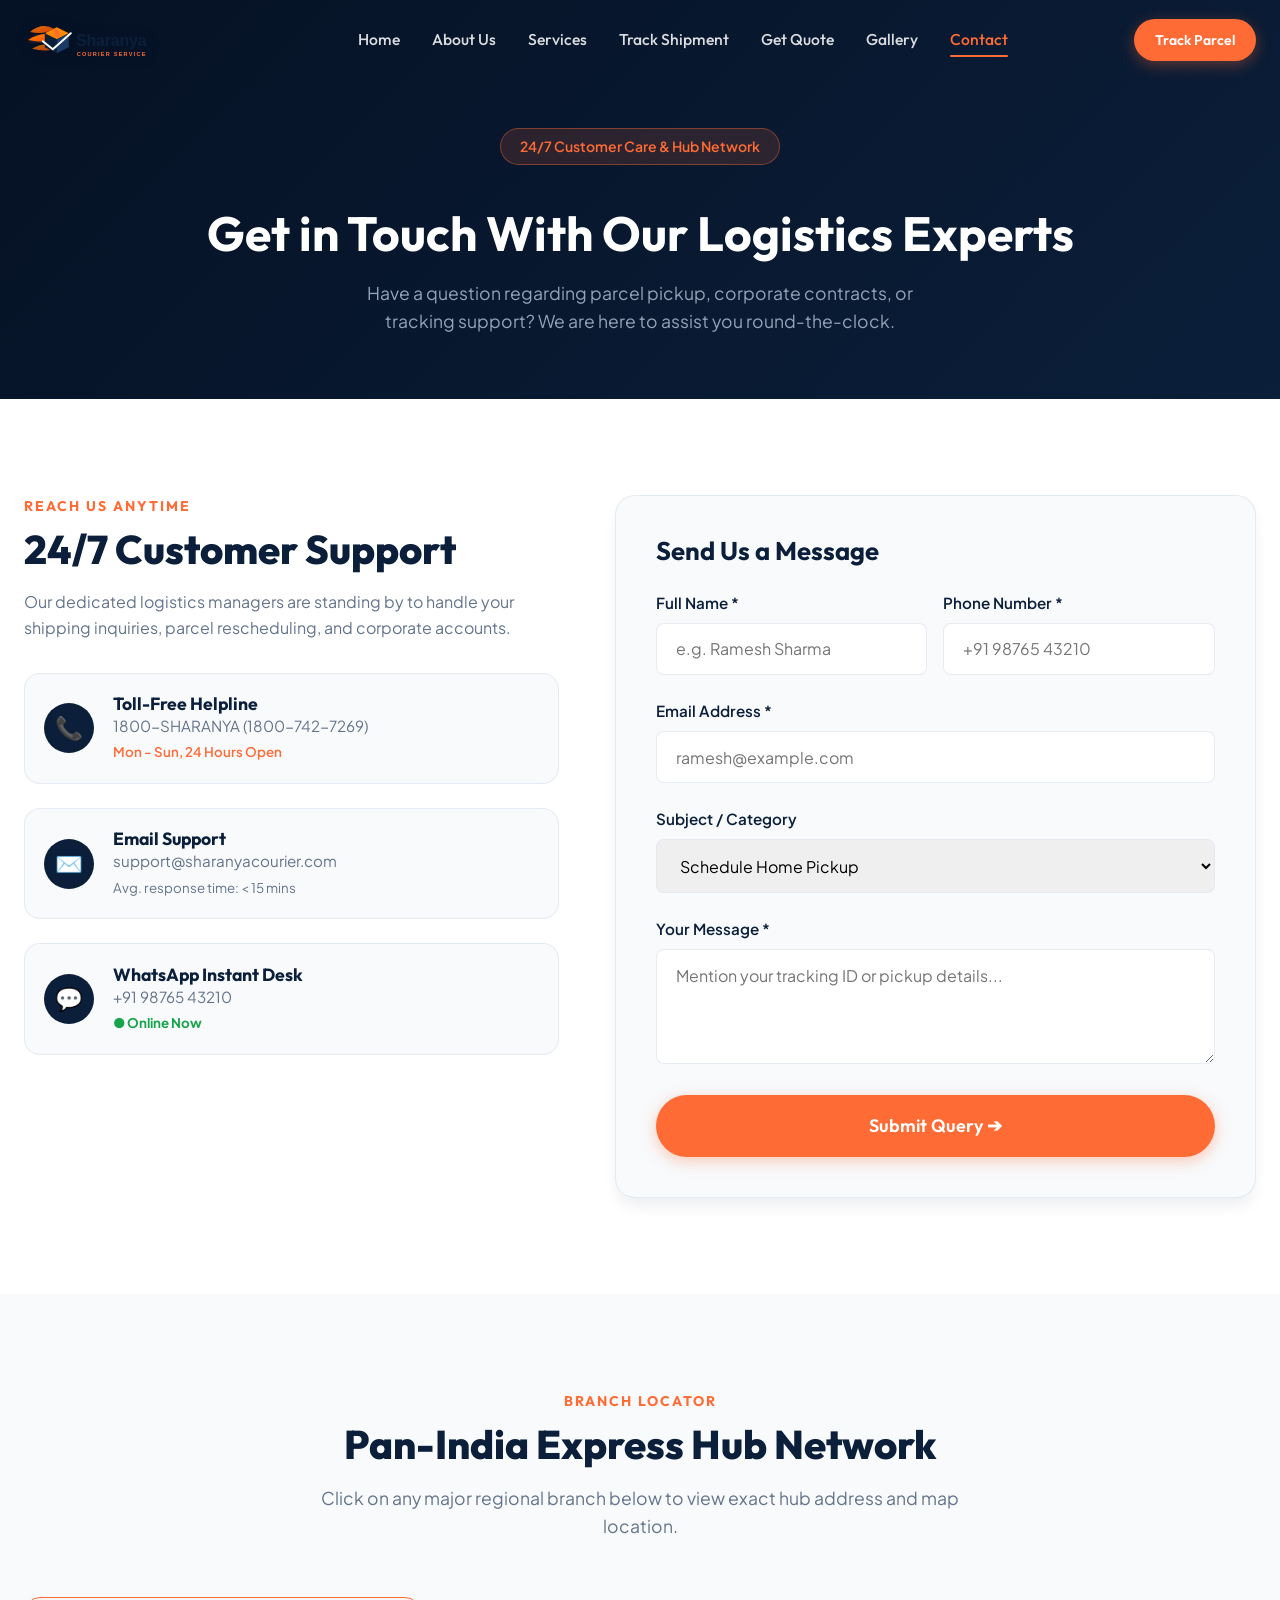
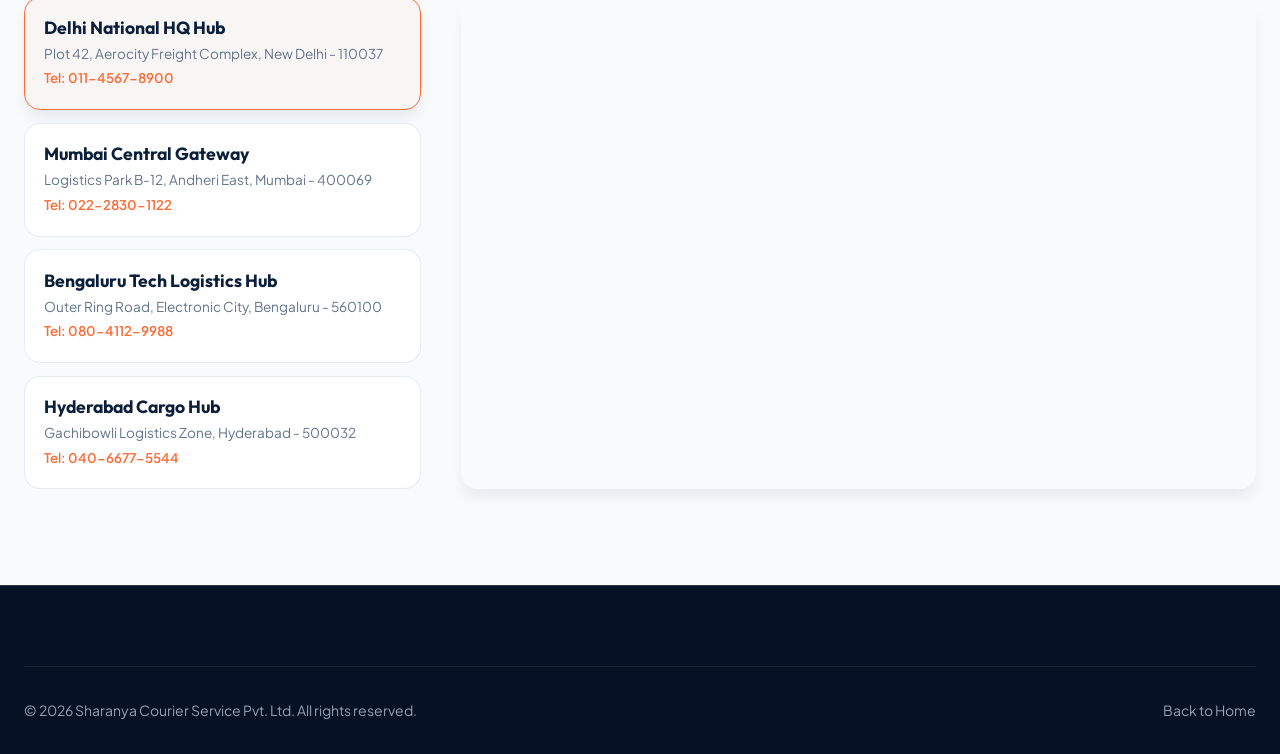
<file: contact.html>
<!DOCTYPE html>
<html lang="en">
<head>
  <meta charset="UTF-8">
  <meta name="viewport" content="width=device-width, initial-scale=1.0">
  <title>Contact & Branch Locations - Sharanya Courier Service</title>
  <meta name="description" content="Contact Sharanya Courier Service customer support, locate regional hubs, or reach out to our branch network across India.">
  <link rel="icon" type="image/svg+xml" href="assets/logo/favicon.svg">
  <link rel="stylesheet" href="assets/css/style.css">
</head>
<body>

  <!-- ==================== NAVIGATION BAR ==================== -->
  <header class="navbar scrolled">
    <div class="container navbar-container">
      <a href="index.html" class="brand-logo">
        <img src="assets/logo/sharanya-logo.svg" alt="Sharanya Courier Service Logo">
      </a>

      <nav class="nav-menu">
        <a href="index.html" class="nav-link">Home</a>
        <a href="about.html" class="nav-link">About Us</a>
        <a href="services.html" class="nav-link">Services</a>
        <a href="track.html" class="nav-link">Track Shipment</a>
        <a href="quote.html" class="nav-link">Get Quote</a>
        <a href="gallery.html" class="nav-link">Gallery</a>
        <a href="contact.html" class="nav-link active">Contact</a>
      </nav>

      <div class="nav-actions">
        <a href="track.html" class="btn btn-primary btn-sm">Track Parcel</a>
        <button class="hamburger" aria-label="Toggle Mobile Menu">
          <span></span><span></span><span></span>
        </button>
      </div>
    </div>
  </header>

  <!-- Mobile Drawer Overlay -->
  <div class="mobile-nav-overlay">
    <div class="mobile-nav-links">
      <a href="index.html" class="nav-link">Home</a>
      <a href="about.html" class="nav-link">About Us</a>
      <a href="services.html" class="nav-link">Services</a>
      <a href="track.html" class="nav-link">Track Shipment</a>
      <a href="quote.html" class="nav-link">Get Quote</a>
      <a href="gallery.html" class="nav-link">Gallery</a>
      <a href="contact.html" class="nav-link">Contact</a>
    </div>
  </div>

  <!-- ==================== PAGE HERO ==================== -->
  <section class="track-page-hero">
    <div class="container">
      <span class="badge-tag">24/7 Customer Care & Hub Network</span>
      <h1 style="font-size: 3rem; color: #FFF; margin: 1rem 0;">Get in Touch With Our Logistics Experts</h1>
      <p style="color: var(--text-light-muted); max-width: 600px; margin: 0 auto; font-size: 1.1rem;">
        Have a question regarding parcel pickup, corporate contracts, or tracking support? We are here to assist you round-the-clock.
      </p>
    </div>
  </section>

  <!-- ==================== CONTACT FORM & QUICK CARDS ==================== -->
  <section style="padding: 6rem 0; background: var(--bg-white);">
    <div class="container">
      <div style="display: grid; grid-template-columns: 1fr 1.2fr; gap: 3.5rem; align-items: start;">
        
        <!-- Contact Information Cards -->
        <div>
          <span class="section-subtitle">Reach Us Anytime</span>
          <h2 class="section-title">24/7 Customer Support</h2>
          <p style="color: var(--text-muted); margin-bottom: 2rem;">
            Our dedicated logistics managers are standing by to handle your shipping inquiries, parcel rescheduling, and corporate accounts.
          </p>

          <div style="display: flex; flex-direction: column; gap: 1.5rem;">
            <div style="display:flex; gap:1.2rem; align-items:center; background:var(--bg-light); padding:1.2rem; border-radius:16px; border:1px solid var(--border-light);">
              <div style="width:50px; height:50px; background:var(--primary-navy); color:var(--accent-orange); border-radius:50%; display:flex; align-items:center; justify-content:center; font-size:1.4rem;">📞</div>
              <div>
                <h4 style="font-size:1.1rem; color:var(--primary-navy);">Toll-Free Helpline</h4>
                <p style="color:var(--text-muted); font-size:0.95rem;">1800-SHARANYA (1800-742-7269)</p>
                <small style="color:var(--accent-orange); font-weight:600;">Mon - Sun, 24 Hours Open</small>
              </div>
            </div>

            <div style="display:flex; gap:1.2rem; align-items:center; background:var(--bg-light); padding:1.2rem; border-radius:16px; border:1px solid var(--border-light);">
              <div style="width:50px; height:50px; background:var(--primary-navy); color:var(--accent-orange); border-radius:50%; display:flex; align-items:center; justify-content:center; font-size:1.4rem;">✉️</div>
              <div>
                <h4 style="font-size:1.1rem; color:var(--primary-navy);">Email Support</h4>
                <p style="color:var(--text-muted); font-size:0.95rem;">support@sharanyacourier.com</p>
                <small style="color:var(--text-muted);">Avg. response time: &lt; 15 mins</small>
              </div>
            </div>

            <div style="display:flex; gap:1.2rem; align-items:center; background:var(--bg-light); padding:1.2rem; border-radius:16px; border:1px solid var(--border-light);">
              <div style="width:50px; height:50px; background:var(--primary-navy); color:var(--accent-orange); border-radius:50%; display:flex; align-items:center; justify-content:center; font-size:1.4rem;">💬</div>
              <div>
                <h4 style="font-size:1.1rem; color:var(--primary-navy);">WhatsApp Instant Desk</h4>
                <p style="color:var(--text-muted); font-size:0.95rem;">+91 98765 43210</p>
                <small style="color:#16A34A; font-weight:700;">● Online Now</small>
              </div>
            </div>
          </div>
        </div>

        <!-- Interactive Contact Form -->
        <div style="background:var(--bg-light); border-radius:20px; padding:2.5rem; border:1px solid var(--border-light); box-shadow:var(--shadow-md);">
          <h3 style="font-size:1.6rem; margin-bottom:1.5rem; color:var(--primary-navy);">Send Us a Message</h3>
          
          <form data-toast="Thank you! Your message has been sent to Sharanya Customer Desk. We will call you shortly.">
            <div style="display:grid; grid-template-columns:1fr 1fr; gap:1rem;" class="form-group">
              <div>
                <label>Full Name *</label>
                <input type="text" class="form-control" placeholder="e.g. Ramesh Sharma" required />
              </div>
              <div>
                <label>Phone Number *</label>
                <input type="tel" class="form-control" placeholder="+91 98765 43210" required />
              </div>
            </div>

            <div class="form-group">
              <label>Email Address *</label>
              <input type="email" class="form-control" placeholder="ramesh@example.com" required />
            </div>

            <div class="form-group">
              <label>Subject / Category</label>
              <select class="form-control">
                <option value="pickup">Schedule Home Pickup</option>
                <option value="tracking">Shipment Tracking Assistance</option>
                <option value="corporate">Corporate B2B Account</option>
                <option value="claim">Insurance or Damage Claim</option>
                <option value="other">General Feedback</option>
              </select>
            </div>

            <div class="form-group">
              <label>Your Message *</label>
              <textarea class="form-control" rows="4" placeholder="Mention your tracking ID or pickup details..." required></textarea>
            </div>

            <button type="submit" class="btn btn-primary btn-lg" style="width:100%;">
              Submit Query ➔
            </button>
          </form>
        </div>

      </div>
    </div>
  </section>

  <!-- ==================== BRANCH LOCATOR NETWORK ==================== -->
  <section style="padding: 6rem 0; background: var(--bg-light);">
    <div class="container">
      <div class="section-header">
        <span class="section-subtitle">Branch Locator</span>
        <h2 class="section-title">Pan-India Express Hub Network</h2>
        <p class="section-desc">Click on any major regional branch below to view exact hub address and map location.</p>
      </div>

      <div class="branch-grid">
        
        <!-- Left: Branch Selector Tabs -->
        <div class="branch-tabs">
          <div class="branch-tab-card active" onclick="updateMap('delhi', this)">
            <h4 style="font-size:1.1rem; color:var(--primary-navy);">Delhi National HQ Hub</h4>
            <p style="font-size:0.85rem; color:var(--text-muted); margin-top:0.3rem;">Plot 42, Aerocity Freight Complex, New Delhi - 110037</p>
            <small style="color:var(--accent-orange); font-weight:600;">Tel: 011-4567-8900</small>
          </div>

          <div class="branch-tab-card" onclick="updateMap('mumbai', this)">
            <h4 style="font-size:1.1rem; color:var(--primary-navy);">Mumbai Central Gateway</h4>
            <p style="font-size:0.85rem; color:var(--text-muted); margin-top:0.3rem;">Logistics Park B-12, Andheri East, Mumbai - 400069</p>
            <small style="color:var(--accent-orange); font-weight:600;">Tel: 022-2830-1122</small>
          </div>

          <div class="branch-tab-card" onclick="updateMap('bengaluru', this)">
            <h4 style="font-size:1.1rem; color:var(--primary-navy);">Bengaluru Tech Logistics Hub</h4>
            <p style="font-size:0.85rem; color:var(--text-muted); margin-top:0.3rem;">Outer Ring Road, Electronic City, Bengaluru - 560100</p>
            <small style="color:var(--accent-orange); font-weight:600;">Tel: 080-4112-9988</small>
          </div>

          <div class="branch-tab-card" onclick="updateMap('hyderabad', this)">
            <h4 style="font-size:1.1rem; color:var(--primary-navy);">Hyderabad Cargo Hub</h4>
            <p style="font-size:0.85rem; color:var(--text-muted); margin-top:0.3rem;">Gachibowli Logistics Zone, Hyderabad - 500032</p>
            <small style="color:var(--accent-orange); font-weight:600;">Tel: 040-6677-5544</small>
          </div>
        </div>

        <!-- Right: Map Embed -->
        <div class="branch-map-embed">
          <iframe id="branch-map-iframe" src="https://www.google.com/maps/embed?pb=!1m18!1m12!1m3!1d3504.6782!2d77.123!3d28.55!2m3!1f0!2f0!3f0!3m2!1i1024!2i768!4f13.1!3m3!1m2!1s0x0%3A0x0!2zMjhCsDMzJzAwLjAiTiA3N8KwMDcnMjIuOCJF!5e0!3m2!1sen!2sin!4v1600000000000!5m2!1sen!2sin" allowfullscreen="" loading="lazy"></iframe>
        </div>

      </div>
    </div>
  </section>

  <!-- ==================== FOOTER ==================== -->
  <footer class="footer">
    <div class="container">
      <div class="footer-bottom">
        <div>© 2026 Sharanya Courier Service Pvt. Ltd. All rights reserved.</div>
        <div><a href="index.html">Back to Home</a></div>
      </div>
    </div>
  </footer>

  <script src="assets/js/main.js"></script>
  <script>
    function updateMap(city, element) {
      document.querySelectorAll('.branch-tab-card').forEach(c => c.classList.remove('active'));
      element.classList.add('active');
      const mapIframe = document.getElementById('branch-map-iframe');
      
      const maps = {
        'delhi': 'https://maps.google.com/maps?q=Aerocity%20Delhi&t=&z=13&ie=UTF8&iwloc=&output=embed',
        'mumbai': 'https://maps.google.com/maps?q=Andheri%20East%20Mumbai&t=&z=13&ie=UTF8&iwloc=&output=embed',
        'bengaluru': 'https://maps.google.com/maps?q=Electronic%20City%20Bangalore&t=&z=13&ie=UTF8&iwloc=&output=embed',
        'hyderabad': 'https://maps.google.com/maps?q=Gachibowli%20Hyderabad&t=&z=13&ie=UTF8&iwloc=&output=embed'
      };

      if (mapIframe && maps[city]) {
        mapIframe.src = maps[city];
      }
    }
  </script>
</body>
</html>
</file>
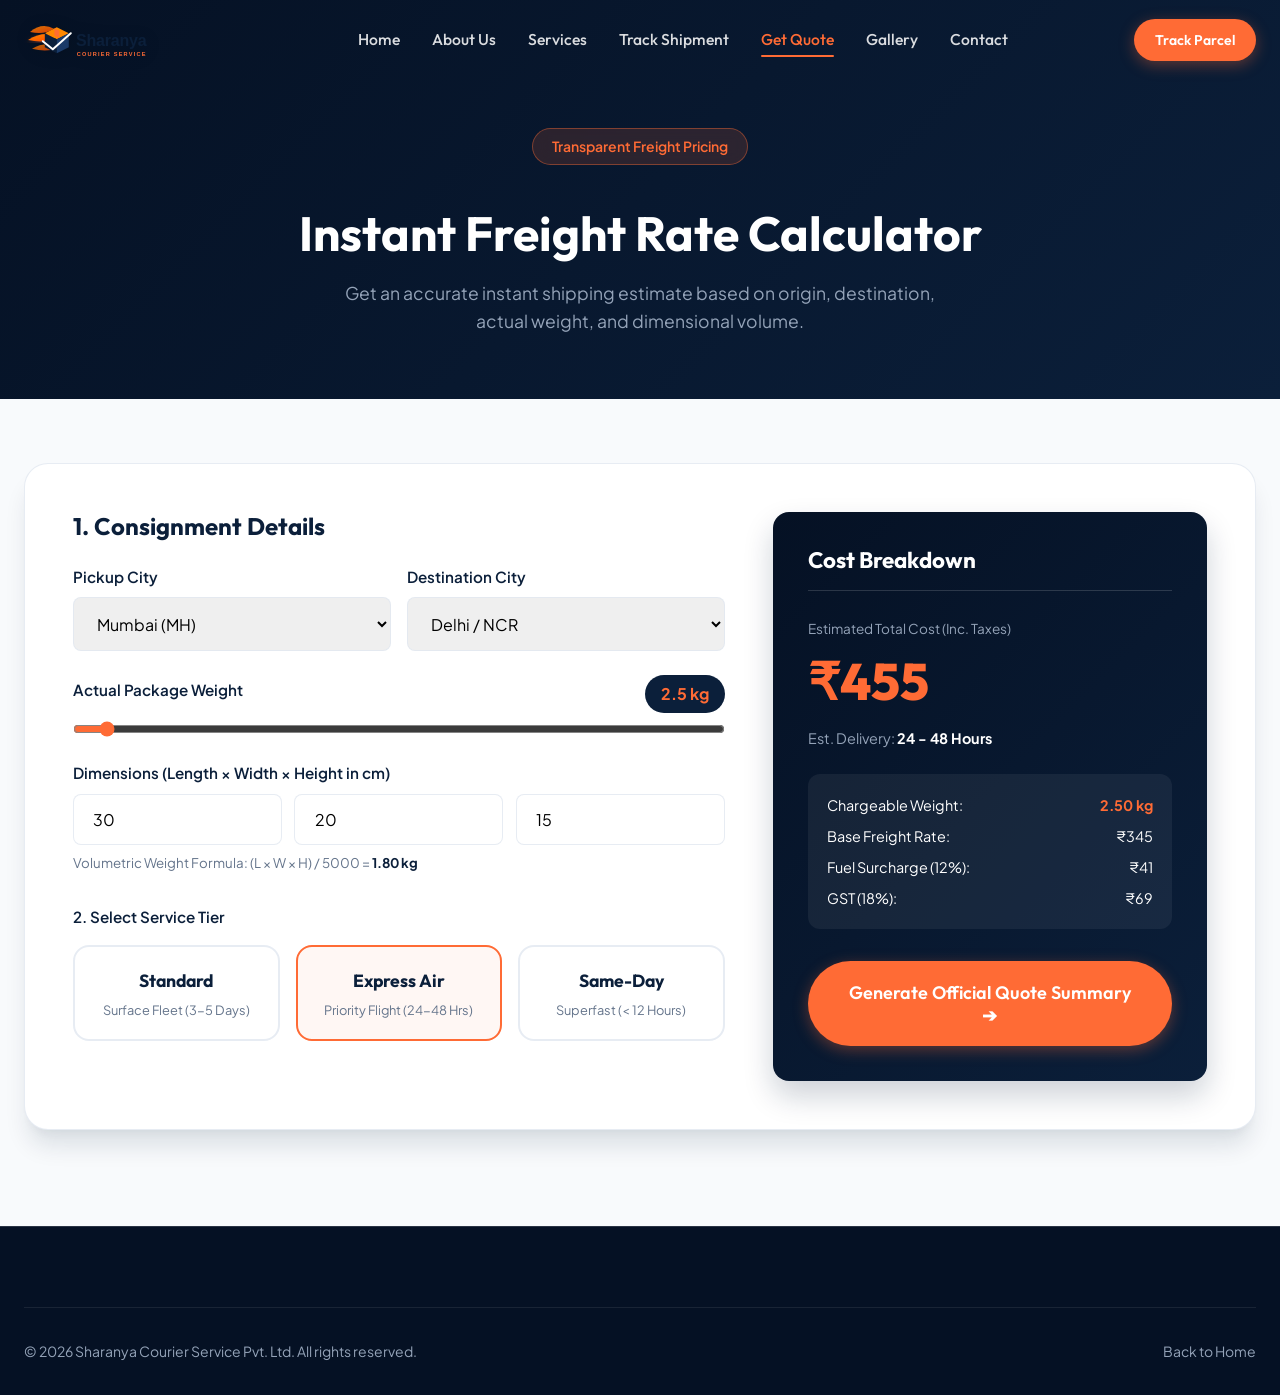
<file: quote.html>
<!DOCTYPE html>
<html lang="en">
<head>
  <meta charset="UTF-8">
  <meta name="viewport" content="width=device-width, initial-scale=1.0">
  <title>Rate Calculator & Get Quote - Sharanya Courier Service</title>
  <meta name="description" content="Calculate instant shipping rates, volumetric parcel weight, and delivery ETAs across India and international destinations.">
  <link rel="icon" type="image/svg+xml" href="assets/logo/favicon.svg">
  <link rel="stylesheet" href="assets/css/style.css">
</head>
<body>

  <!-- ==================== NAVIGATION BAR ==================== -->
  <header class="navbar scrolled">
    <div class="container navbar-container">
      <a href="index.html" class="brand-logo">
        <img src="assets/logo/sharanya-logo.svg" alt="Sharanya Courier Service Logo">
      </a>

      <nav class="nav-menu">
        <a href="index.html" class="nav-link">Home</a>
        <a href="about.html" class="nav-link">About Us</a>
        <a href="services.html" class="nav-link">Services</a>
        <a href="track.html" class="nav-link">Track Shipment</a>
        <a href="quote.html" class="nav-link active">Get Quote</a>
        <a href="gallery.html" class="nav-link">Gallery</a>
        <a href="contact.html" class="nav-link">Contact</a>
      </nav>

      <div class="nav-actions">
        <a href="track.html" class="btn btn-primary btn-sm">Track Parcel</a>
        <button class="hamburger" aria-label="Toggle Mobile Menu">
          <span></span><span></span><span></span>
        </button>
      </div>
    </div>
  </header>

  <!-- Mobile Drawer Overlay -->
  <div class="mobile-nav-overlay">
    <div class="mobile-nav-links">
      <a href="index.html" class="nav-link">Home</a>
      <a href="about.html" class="nav-link">About Us</a>
      <a href="services.html" class="nav-link">Services</a>
      <a href="track.html" class="nav-link">Track Shipment</a>
      <a href="quote.html" class="nav-link">Get Quote</a>
      <a href="gallery.html" class="nav-link">Gallery</a>
      <a href="contact.html" class="nav-link">Contact</a>
    </div>
  </div>

  <!-- ==================== PAGE HERO ==================== -->
  <section class="track-page-hero">
    <div class="container">
      <span class="badge-tag">Transparent Freight Pricing</span>
      <h1 style="font-size: 3rem; color: #FFF; margin: 1rem 0;">Instant Freight Rate Calculator</h1>
      <p style="color: var(--text-light-muted); max-width: 600px; margin: 0 auto; font-size: 1.1rem;">
        Get an accurate instant shipping estimate based on origin, destination, actual weight, and dimensional volume.
      </p>
    </div>
  </section>

  <!-- ==================== CALCULATOR FORM & RESULT ==================== -->
  <section style="padding: 4rem 0 6rem; background: var(--bg-light);">
    <div class="container">
      <div class="calculator-card">
        
        <form id="rate-calc-form" class="calc-grid">
          
          <!-- Left Column: Inputs -->
          <div>
            <h3 style="font-size: 1.5rem; margin-bottom: 1.5rem; color: var(--primary-navy);">1. Consignment Details</h3>

            <!-- Cities Row -->
            <div style="display: grid; grid-template-columns: 1fr 1fr; gap: 1rem;" class="form-group">
              <div>
                <label for="origin-city">Pickup City</label>
                <select id="origin-city" class="form-control">
                  <option value="Mumbai">Mumbai (MH)</option>
                  <option value="Delhi">Delhi / NCR</option>
                  <option value="Bengaluru">Bengaluru (KA)</option>
                  <option value="Hyderabad">Hyderabad (TS)</option>
                  <option value="Chennai">Chennai (TN)</option>
                  <option value="Kolkata">Kolkata (WB)</option>
                  <option value="Ahmedabad">Ahmedabad (GJ)</option>
                  <option value="Pune">Pune (MH)</option>
                </select>
              </div>

              <div>
                <label for="dest-city">Destination City</label>
                <select id="dest-city" class="form-control">
                  <option value="Delhi">Delhi / NCR</option>
                  <option value="Mumbai">Mumbai (MH)</option>
                  <option value="Bengaluru">Bengaluru (KA)</option>
                  <option value="Hyderabad">Hyderabad (TS)</option>
                  <option value="Chennai">Chennai (TN)</option>
                  <option value="Kolkata">Kolkata (WB)</option>
                  <option value="Ahmedabad">Ahmedabad (GJ)</option>
                  <option value="Pune">Pune (MH)</option>
                </select>
              </div>
            </div>

            <!-- Weight Slider -->
            <div class="form-group">
              <div style="display:flex; justify-content:space-between; align-items:center; margin-bottom:0.5rem;">
                <label for="calc-weight-slider">Actual Package Weight</label>
                <span id="calc-weight-display" class="range-val-badge">2.5 kg</span>
              </div>
              <div class="range-slider-wrapper">
                <input type="range" id="calc-weight-slider" min="0.5" max="50" step="0.5" value="2.5" />
              </div>
            </div>

            <!-- Dimensions (L x W x H) -->
            <div class="form-group">
              <label>Dimensions (Length × Width × Height in cm)</label>
              <div style="display: grid; grid-template-columns: repeat(3, 1fr); gap: 0.8rem;">
                <input type="number" id="calc-length" class="form-control" placeholder="Length (cm)" value="30" min="1" />
                <input type="number" id="calc-width" class="form-control" placeholder="Width (cm)" value="20" min="1" />
                <input type="number" id="calc-height" class="form-control" placeholder="Height (cm)" value="15" min="1" />
              </div>
              <small style="color: var(--text-muted); display: block; margin-top: 0.4rem;">
                Volumetric Weight Formula: (L × W × H) / 5000 = <strong id="display-volumetric-wt" style="color:var(--primary-navy);">1.80 kg</strong>
              </small>
            </div>

            <!-- Service Tier Selection -->
            <div class="form-group" style="margin-top: 2rem;">
              <label style="margin-bottom: 1rem;">2. Select Service Tier</label>
              <div class="tier-radio-grid">
                
                <div class="tier-option" data-tier="standard">
                  <div class="tier-name">Standard</div>
                  <div class="tier-eta">Surface Fleet (3-5 Days)</div>
                </div>

                <div class="tier-option selected" data-tier="express">
                  <div class="tier-name">Express Air</div>
                  <div class="tier-eta">Priority Flight (24-48 Hrs)</div>
                </div>

                <div class="tier-option" data-tier="sameday">
                  <div class="tier-name">Same-Day</div>
                  <div class="tier-eta">Superfast (&lt; 12 Hours)</div>
                </div>

              </div>
            </div>

          </div>

          <!-- Right Column: Real-Time Price Summary Card -->
          <div class="calc-summary-card">
            <div>
              <h3 style="color:#FFF; font-size:1.4rem; border-bottom:1px solid rgba(255,255,255,0.15); padding-bottom:1rem;">Cost Breakdown</h3>
              
              <div class="price-display">
                <span class="tax-text">Estimated Total Cost (Inc. Taxes)</span>
                <div id="display-total-price" class="amount">₹485</div>
                <div style="font-size:0.9rem; color:var(--text-light-muted); margin-top:0.3rem;">
                  Est. Delivery: <strong id="display-eta-text" style="color:#FFF;">24 - 48 Hours</strong>
                </div>
              </div>

              <div style="background:rgba(255,255,255,0.06); padding:1.2rem; border-radius:12px; font-size:0.9rem;">
                <div style="display:flex; justify-content:space-between; margin-bottom:0.5rem;">
                  <span>Chargeable Weight:</span>
                  <strong id="display-chargeable-wt" style="color:var(--accent-orange);">2.50 kg</strong>
                </div>
                <div style="display:flex; justify-content:space-between; margin-bottom:0.5rem;">
                  <span>Base Freight Rate:</span>
                  <span id="display-base-rate">₹345</span>
                </div>
                <div style="display:flex; justify-content:space-between; margin-bottom:0.5rem;">
                  <span>Fuel Surcharge (12%):</span>
                  <span id="display-fuel">₹41</span>
                </div>
                <div style="display:flex; justify-content:space-between;">
                  <span>GST (18%):</span>
                  <span id="display-gst">₹99</span>
                </div>
              </div>
            </div>

            <div style="margin-top: 2rem;">
              <button type="submit" class="btn btn-primary btn-lg" style="width: 100%;">
                Generate Official Quote Summary ➔
              </button>
            </div>
          </div>

        </form>

      </div>
    </div>
  </section>

  <!-- ==================== QUOTE SUMMARY MODAL POPUP ==================== -->
  <div id="quote-modal" class="modal-overlay">
    <div class="modal-content">
      <button id="close-quote-modal" class="modal-close">✕</button>
      
      <div style="text-align: center; margin-bottom: 1.5rem;">
        <img src="assets/logo/sharanya-logo.svg" alt="Sharanya Logo" style="height: 42px; margin: 0 auto 0.5rem;">
        <h3 style="font-size: 1.4rem; color: var(--primary-navy);">Official Freight Quote Summary</h3>
        <p style="font-size: 0.85rem; color: var(--text-muted);">Quote Ref: #SCS-QUOTE-2026-889</p>
      </div>

      <div id="modal-quote-details">
        <!-- Rendered by calculator.js -->
      </div>

      <div style="display: flex; gap: 1rem; margin-top: 1.5rem;">
        <button onclick="window.print();" class="btn btn-outline-dark" style="flex:1;">🖨️ Print Quote</button>
        <a href="contact.html" class="btn btn-primary" style="flex:1;">Proceed to Book Pickup ➔</a>
      </div>
    </div>
  </div>

  <!-- ==================== FOOTER ==================== -->
  <footer class="footer">
    <div class="container">
      <div class="footer-bottom">
        <div>© 2026 Sharanya Courier Service Pvt. Ltd. All rights reserved.</div>
        <div><a href="index.html">Back to Home</a></div>
      </div>
    </div>
  </footer>

  <script src="assets/js/main.js"></script>
  <script src="assets/js/calculator.js"></script>
</body>
</html>
</file>
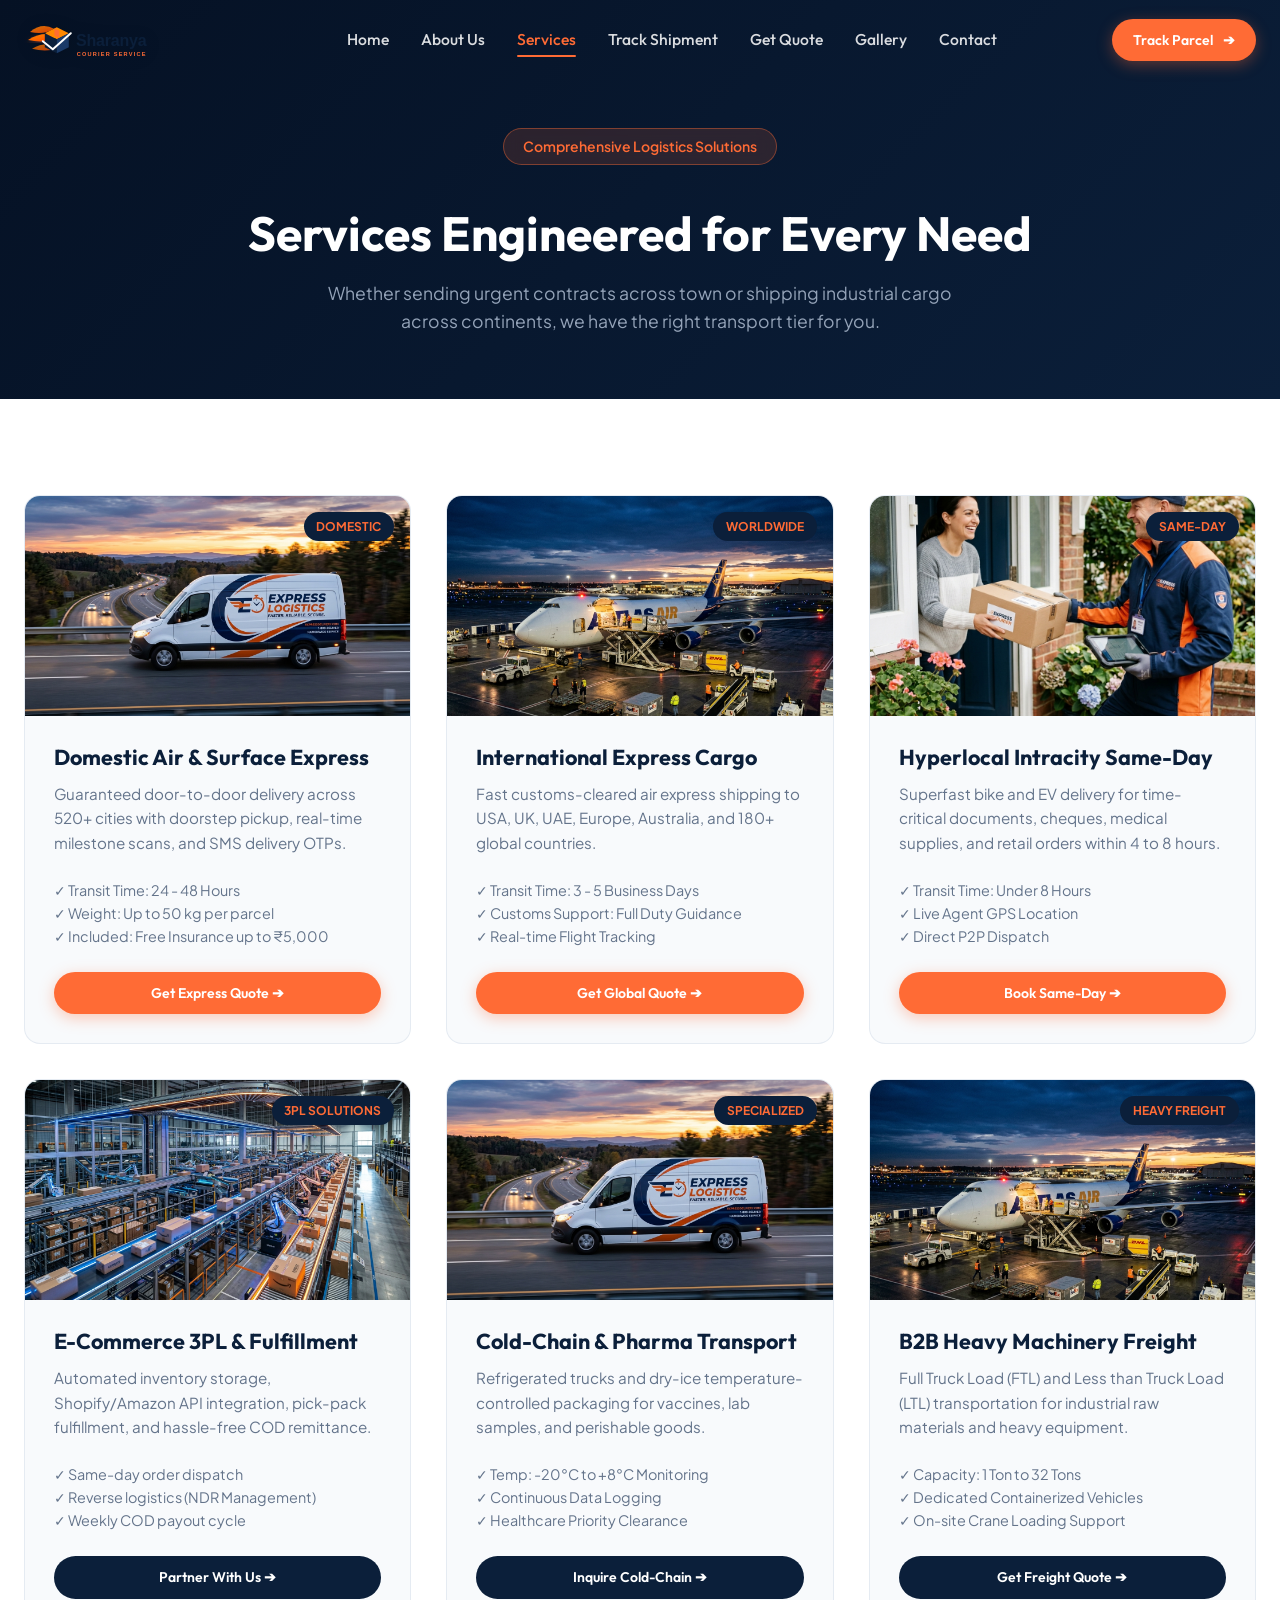
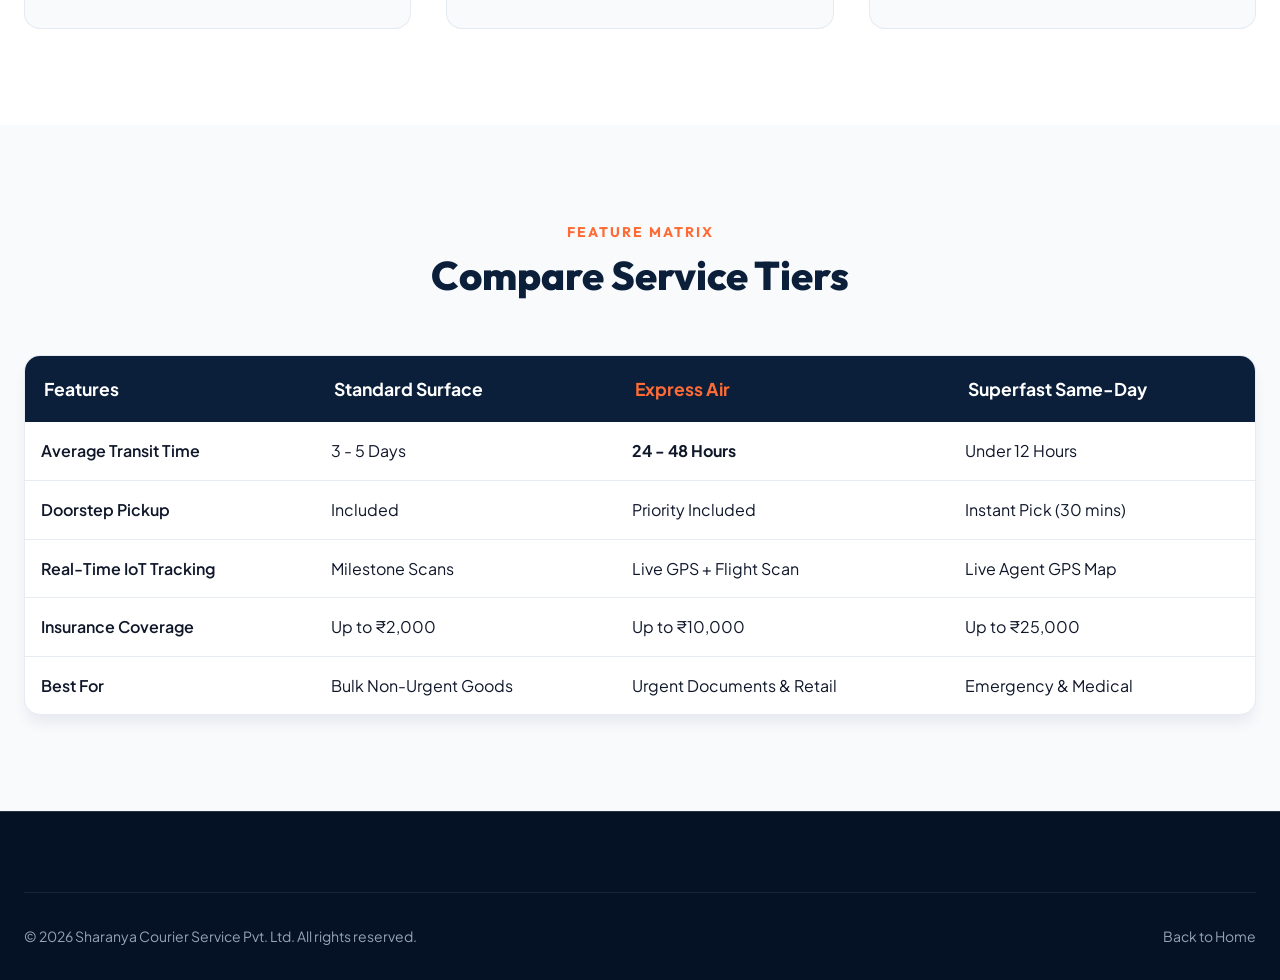
<file: services.html>
<!DOCTYPE html>
<html lang="en">
<head>
  <meta charset="UTF-8">
  <meta name="viewport" content="width=device-width, initial-scale=1.0">
  <title>Our Services - Sharanya Courier Service</title>
  <meta name="description" content="Explore domestic express courier, international air freight, hyperlocal same-day delivery, e-commerce 3PL, and warehousing services by Sharanya Courier Service.">
  <link rel="icon" type="image/svg+xml" href="assets/logo/favicon.svg">
  <link rel="stylesheet" href="assets/css/style.css">
</head>
<body>

  <!-- ==================== NAVIGATION BAR ==================== -->
  <header class="navbar scrolled">
    <div class="container navbar-container">
      <a href="index.html" class="brand-logo">
        <img src="assets/logo/sharanya-logo.svg" alt="Sharanya Courier Service Logo">
      </a>

      <nav class="nav-menu">
        <a href="index.html" class="nav-link">Home</a>
        <a href="about.html" class="nav-link">About Us</a>
        <a href="services.html" class="nav-link active">Services</a>
        <a href="track.html" class="nav-link">Track Shipment</a>
        <a href="quote.html" class="nav-link">Get Quote</a>
        <a href="gallery.html" class="nav-link">Gallery</a>
        <a href="contact.html" class="nav-link">Contact</a>
      </nav>

      <div class="nav-actions">
        <a href="track.html" class="btn btn-primary btn-sm">
          <span>Track Parcel</span> ➔
        </a>
        <button class="hamburger" aria-label="Toggle Mobile Menu">
          <span></span><span></span><span></span>
        </button>
      </div>
    </div>
  </header>

  <!-- Mobile Drawer Overlay -->
  <div class="mobile-nav-overlay">
    <div class="mobile-nav-links">
      <a href="index.html" class="nav-link">Home</a>
      <a href="about.html" class="nav-link">About Us</a>
      <a href="services.html" class="nav-link">Services</a>
      <a href="track.html" class="nav-link">Track Shipment</a>
      <a href="quote.html" class="nav-link">Get Quote</a>
      <a href="gallery.html" class="nav-link">Gallery</a>
      <a href="contact.html" class="nav-link">Contact</a>
    </div>
  </div>

  <!-- ==================== HERO ==================== -->
  <section class="track-page-hero">
    <div class="container">
      <span class="badge-tag">Comprehensive Logistics Solutions</span>
      <h1 style="font-size: 3rem; color: #FFF; margin: 1rem 0;">Services Engineered for Every Need</h1>
      <p style="color: var(--text-light-muted); max-width: 650px; margin: 0 auto; font-size: 1.1rem;">
        Whether sending urgent contracts across town or shipping industrial cargo across continents, we have the right transport tier for you.
      </p>
    </div>
  </section>

  <!-- ==================== SERVICES GRID ==================== -->
  <section style="padding: 6rem 0; background: var(--bg-white);">
    <div class="container">
      <div class="services-grid">
        <!-- 1. Domestic Express -->
        <div class="service-card">
          <div class="service-img-wrapper">
            <img src="assets/images/fleet_truck.jpg" alt="Domestic Express">
            <span class="service-tag">Domestic</span>
          </div>
          <div class="service-content">
            <h3 class="service-title">Domestic Air & Surface Express</h3>
            <p class="service-desc">Guaranteed door-to-door delivery across 520+ cities with doorstep pickup, real-time milestone scans, and SMS delivery OTPs.</p>
            <ul style="margin-bottom: 1.5rem; font-size: 0.9rem; color: var(--text-muted);">
              <li>✓ Transit Time: 24 - 48 Hours</li>
              <li>✓ Weight: Up to 50 kg per parcel</li>
              <li>✓ Included: Free Insurance up to ₹5,000</li>
            </ul>
            <a href="quote.html" class="btn btn-primary btn-sm">Get Express Quote ➔</a>
          </div>
        </div>

        <!-- 2. International Air Cargo -->
        <div class="service-card">
          <div class="service-img-wrapper">
            <img src="assets/images/air_cargo.jpg" alt="International Air Cargo">
            <span class="service-tag">Worldwide</span>
          </div>
          <div class="service-content">
            <h3 class="service-title">International Express Cargo</h3>
            <p class="service-desc">Fast customs-cleared air express shipping to USA, UK, UAE, Europe, Australia, and 180+ global countries.</p>
            <ul style="margin-bottom: 1.5rem; font-size: 0.9rem; color: var(--text-muted);">
              <li>✓ Transit Time: 3 - 5 Business Days</li>
              <li>✓ Customs Support: Full Duty Guidance</li>
              <li>✓ Real-time Flight Tracking</li>
            </ul>
            <a href="quote.html" class="btn btn-primary btn-sm">Get Global Quote ➔</a>
          </div>
        </div>

        <!-- 3. Hyperlocal Same-Day -->
        <div class="service-card">
          <div class="service-img-wrapper">
            <img src="assets/images/delivery_person.jpg" alt="Hyperlocal Same-Day">
            <span class="service-tag">Same-Day</span>
          </div>
          <div class="service-content">
            <h3 class="service-title">Hyperlocal Intracity Same-Day</h3>
            <p class="service-desc">Superfast bike and EV delivery for time-critical documents, cheques, medical supplies, and retail orders within 4 to 8 hours.</p>
            <ul style="margin-bottom: 1.5rem; font-size: 0.9rem; color: var(--text-muted);">
              <li>✓ Transit Time: Under 8 Hours</li>
              <li>✓ Live Agent GPS Location</li>
              <li>✓ Direct P2P Dispatch</li>
            </ul>
            <a href="quote.html" class="btn btn-primary btn-sm">Book Same-Day ➔</a>
          </div>
        </div>

        <!-- 4. E-Commerce Fulfillment -->
        <div class="service-card">
          <div class="service-img-wrapper">
            <img src="assets/images/warehouse.jpg" alt="E-Commerce Warehousing">
            <span class="service-tag">3PL Solutions</span>
          </div>
          <div class="service-content">
            <h3 class="service-title">E-Commerce 3PL & Fulfillment</h3>
            <p class="service-desc">Automated inventory storage, Shopify/Amazon API integration, pick-pack fulfillment, and hassle-free COD remittance.</p>
            <ul style="margin-bottom: 1.5rem; font-size: 0.9rem; color: var(--text-muted);">
              <li>✓ Same-day order dispatch</li>
              <li>✓ Reverse logistics (NDR Management)</li>
              <li>✓ Weekly COD payout cycle</li>
            </ul>
            <a href="contact.html" class="btn btn-secondary btn-sm">Partner With Us ➔</a>
          </div>
        </div>

        <!-- 5. Cold-Chain Logistics -->
        <div class="service-card">
          <div class="service-img-wrapper">
            <img src="assets/images/fleet_truck.jpg" alt="Cold Chain Logistics">
            <span class="service-tag">Specialized</span>
          </div>
          <div class="service-content">
            <h3 class="service-title">Cold-Chain & Pharma Transport</h3>
            <p class="service-desc">Refrigerated trucks and dry-ice temperature-controlled packaging for vaccines, lab samples, and perishable goods.</p>
            <ul style="margin-bottom: 1.5rem; font-size: 0.9rem; color: var(--text-muted);">
              <li>✓ Temp: -20°C to +8°C Monitoring</li>
              <li>✓ Continuous Data Logging</li>
              <li>✓ Healthcare Priority Clearance</li>
            </ul>
            <a href="contact.html" class="btn btn-secondary btn-sm">Inquire Cold-Chain ➔</a>
          </div>
        </div>

        <!-- 6. Heavy B2B Cargo -->
        <div class="service-card">
          <div class="service-img-wrapper">
            <img src="assets/images/air_cargo.jpg" alt="Heavy Cargo Transport">
            <span class="service-tag">Heavy Freight</span>
          </div>
          <div class="service-content">
            <h3 class="service-title">B2B Heavy Machinery Freight</h3>
            <p class="service-desc">Full Truck Load (FTL) and Less than Truck Load (LTL) transportation for industrial raw materials and heavy equipment.</p>
            <ul style="margin-bottom: 1.5rem; font-size: 0.9rem; color: var(--text-muted);">
              <li>✓ Capacity: 1 Ton to 32 Tons</li>
              <li>✓ Dedicated Containerized Vehicles</li>
              <li>✓ On-site Crane Loading Support</li>
            </ul>
            <a href="quote.html" class="btn btn-secondary btn-sm">Get Freight Quote ➔</a>
          </div>
        </div>
      </div>
    </div>
  </section>

  <!-- ==================== TIER COMPARISON MATRIX ==================== -->
  <section style="padding: 6rem 0; background: var(--bg-light);">
    <div class="container">
      <div class="section-header">
        <span class="section-subtitle">Feature Matrix</span>
        <h2 class="section-title">Compare Service Tiers</h2>
      </div>

      <div style="background:#FFF; border-radius:16px; overflow-x:auto; border:1px solid var(--border-light); box-shadow:var(--shadow-md);">
        <table style="width:100%; border-collapse:collapse; text-align:left; min-width:650px;">
          <thead>
            <tr style="background:var(--primary-navy); color:#FFF;">
              <th style="padding:1.2rem; font-size:1.1rem;">Features</th>
              <th style="padding:1.2rem; font-size:1.1rem;">Standard Surface</th>
              <th style="padding:1.2rem; font-size:1.1rem; color:var(--accent-orange);">Express Air</th>
              <th style="padding:1.2rem; font-size:1.1rem;">Superfast Same-Day</th>
            </tr>
          </thead>
          <tbody>
            <tr style="border-bottom:1px solid var(--border-light);">
              <td style="padding:1rem; font-weight:600;">Average Transit Time</td>
              <td style="padding:1rem;">3 - 5 Days</td>
              <td style="padding:1rem; font-weight:700;">24 - 48 Hours</td>
              <td style="padding:1rem;">Under 12 Hours</td>
            </tr>
            <tr style="border-bottom:1px solid var(--border-light);">
              <td style="padding:1rem; font-weight:600;">Doorstep Pickup</td>
              <td style="padding:1rem;">Included</td>
              <td style="padding:1rem;">Priority Included</td>
              <td style="padding:1rem;">Instant Pick (30 mins)</td>
            </tr>
            <tr style="border-bottom:1px solid var(--border-light);">
              <td style="padding:1rem; font-weight:600;">Real-Time IoT Tracking</td>
              <td style="padding:1rem;">Milestone Scans</td>
              <td style="padding:1rem;">Live GPS + Flight Scan</td>
              <td style="padding:1rem;">Live Agent GPS Map</td>
            </tr>
            <tr style="border-bottom:1px solid var(--border-light);">
              <td style="padding:1rem; font-weight:600;">Insurance Coverage</td>
              <td style="padding:1rem;">Up to ₹2,000</td>
              <td style="padding:1rem;">Up to ₹10,000</td>
              <td style="padding:1rem;">Up to ₹25,000</td>
            </tr>
            <tr>
              <td style="padding:1rem; font-weight:600;">Best For</td>
              <td style="padding:1rem;">Bulk Non-Urgent Goods</td>
              <td style="padding:1rem;">Urgent Documents & Retail</td>
              <td style="padding:1rem;">Emergency & Medical</td>
            </tr>
          </tbody>
        </table>
      </div>
    </div>
  </section>

  <!-- ==================== FOOTER ==================== -->
  <footer class="footer">
    <div class="container">
      <div class="footer-bottom">
        <div>© 2026 Sharanya Courier Service Pvt. Ltd. All rights reserved.</div>
        <div><a href="index.html">Back to Home</a></div>
      </div>
    </div>
  </footer>

  <script src="assets/js/main.js"></script>
</body>
</html>
</file>
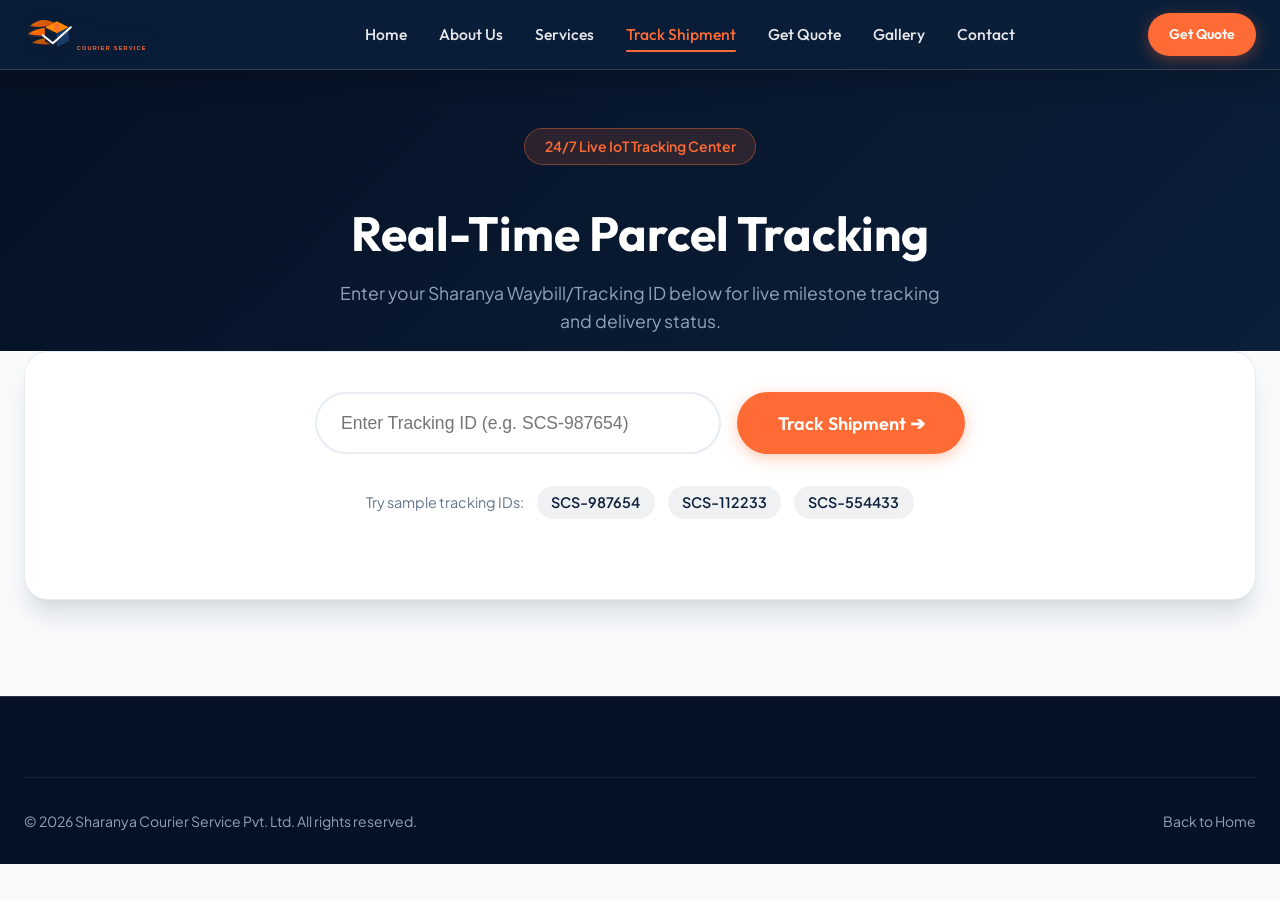
<file: track.html>
<!DOCTYPE html>
<html lang="en">
<head>
  <meta charset="UTF-8">
  <meta name="viewport" content="width=device-width, initial-scale=1.0">
  <title>Track Shipment - Sharanya Courier Service</title>
  <meta name="description" content="Track your Sharanya Courier Service parcel live with real-time GPS milestones, courier agent updates, and route visualization.">
  <link rel="icon" type="image/svg+xml" href="assets/logo/favicon.svg">
  <link rel="stylesheet" href="assets/css/style.css">
</head>
<body>

  <!-- ==================== NAVIGATION BAR ==================== -->
  <header class="navbar scrolled">
    <div class="container navbar-container">
      <a href="index.html" class="brand-logo">
        <img src="assets/logo/sharanya-logo.svg" alt="Sharanya Courier Service Logo">
      </a>

      <nav class="nav-menu">
        <a href="index.html" class="nav-link">Home</a>
        <a href="about.html" class="nav-link">About Us</a>
        <a href="services.html" class="nav-link">Services</a>
        <a href="track.html" class="nav-link active">Track Shipment</a>
        <a href="quote.html" class="nav-link">Get Quote</a>
        <a href="gallery.html" class="nav-link">Gallery</a>
        <a href="contact.html" class="nav-link">Contact</a>
      </nav>

      <div class="nav-actions">
        <a href="quote.html" class="btn btn-primary btn-sm">Get Quote</a>
        <button class="hamburger" aria-label="Toggle Mobile Menu">
          <span></span><span></span><span></span>
        </button>
      </div>
    </div>
  </header>

  <!-- Mobile Drawer Overlay -->
  <div class="mobile-nav-overlay">
    <div class="mobile-nav-links">
      <a href="index.html" class="nav-link">Home</a>
      <a href="about.html" class="nav-link">About Us</a>
      <a href="services.html" class="nav-link">Services</a>
      <a href="track.html" class="nav-link">Track Shipment</a>
      <a href="quote.html" class="nav-link">Get Quote</a>
      <a href="gallery.html" class="nav-link">Gallery</a>
      <a href="contact.html" class="nav-link">Contact</a>
    </div>
  </div>

  <!-- ==================== PAGE HERO ==================== -->
  <section class="track-page-hero">
    <div class="container">
      <span class="badge-tag">24/7 Live IoT Tracking Center</span>
      <h1 style="font-size: 3rem; color: #FFF; margin: 1rem 0;">Real-Time Parcel Tracking</h1>
      <p style="color: var(--text-light-muted); max-width: 600px; margin: 0 auto; font-size: 1.1rem;">
        Enter your Sharanya Waybill/Tracking ID below for live milestone tracking and delivery status.
      </p>
    </div>
  </section>

  <!-- ==================== TRACKING SEARCH & TIMELINE PORTAL ==================== -->
  <section style="padding-bottom: 6rem; background: var(--bg-light);">
    <div class="container">
      <div class="tracking-portal-card">
        
        <!-- Search Input -->
        <form id="tracking-form" class="tracking-input-wrapper">
          <input type="text" id="track-input" placeholder="Enter Tracking ID (e.g. SCS-987654)" required />
          <button type="submit" class="btn btn-primary btn-lg">Track Shipment ➔</button>
        </form>

        <!-- Sample IDs -->
        <div class="sample-ids">
          <span>Try sample tracking IDs:</span>
          <span class="sample-chip">SCS-987654</span>
          <span class="sample-chip">SCS-112233</span>
          <span class="sample-chip">SCS-554433</span>
        </div>

        <!-- Dynamic Tracking Result Container -->
        <div id="tracking-result-box" class="tracking-result-box">
          
          <!-- Result Header Meta -->
          <div class="tracking-meta-header">
            <div class="tracking-id-title">
              <h3 id="display-track-id">SCS-987654</h3>
              <span id="display-origin-dest">Mumbai Hub ➔ New Delhi Sorting Center</span>
            </div>
            <div>
              <span id="display-status-badge" class="status-badge in-transit">● In Transit</span>
            </div>
          </div>

          <!-- Quick Summary Cards -->
          <div style="display: grid; grid-template-columns: repeat(3, 1fr); gap: 1.5rem; margin-bottom: 2.5rem;">
            <div style="background: var(--bg-light); padding: 1.2rem; border-radius: 12px; border: 1px solid var(--border-light);">
              <span style="font-size: 0.8rem; color: var(--text-muted); text-transform: uppercase; font-weight: 700;">Current Location</span>
              <p id="display-current-loc" style="font-weight: 700; color: var(--primary-navy); margin-top: 0.3rem;">Jaipur Sorting Facility</p>
            </div>

            <div style="background: var(--bg-light); padding: 1.2rem; border-radius: 12px; border: 1px solid var(--border-light);">
              <span style="font-size: 0.8rem; color: var(--text-muted); text-transform: uppercase; font-weight: 700;">Estimated Delivery</span>
              <p id="display-eta" style="font-weight: 700; color: var(--accent-orange); margin-top: 0.3rem;">Tomorrow by 2:00 PM</p>
            </div>

            <div style="background: var(--bg-light); padding: 1.2rem; border-radius: 12px; border: 1px solid var(--border-light);">
              <span style="font-size: 0.8rem; color: var(--text-muted); text-transform: uppercase; font-weight: 700;">Weight / Type</span>
              <p id="display-weight" style="font-weight: 700; color: var(--primary-navy); margin-top: 0.3rem;">2.4 kg (Express Parcel)</p>
            </div>
          </div>

          <!-- Animated Timeline Stepper -->
          <h4 style="font-size: 1.2rem; margin-bottom: 1rem; color: var(--primary-navy);">Shipment Progress Timeline</h4>
          <div style="position: relative;">
            <div id="timeline-progress-bar" class="timeline-progress-bar"></div>
            <div id="timeline-stepper" class="timeline-stepper">
              <!-- Rendered by tracker.js -->
            </div>
          </div>

          <!-- Simulated Route Map Canvas -->
          <div style="margin-top: 3rem;">
            <h4 style="font-size: 1.2rem; margin-bottom: 1rem; color: var(--primary-navy);">Live Route Visualizer</h4>
            <div class="map-preview-box">
              <div style="display:flex; justify-content:space-between; align-items:center; border-bottom:1px solid rgba(255,255,255,0.15); padding-bottom:0.8rem;">
                <span style="font-size:0.9rem; font-weight:700; color:var(--accent-orange);">📍 GPS Live Highway Relay</span>
                <span style="font-size:0.8rem; color:var(--text-light-muted);">Speed: 74 km/h • Weather: Clear</span>
              </div>
              
              <svg id="route-svg-path" class="route-svg-canvas" viewBox="0 0 700 140">
                <!-- Rendered by tracker.js -->
              </svg>
            </div>
          </div>

        </div>

      </div>
    </div>
  </section>

  <!-- ==================== FOOTER ==================== -->
  <footer class="footer">
    <div class="container">
      <div class="footer-bottom">
        <div>© 2026 Sharanya Courier Service Pvt. Ltd. All rights reserved.</div>
        <div><a href="index.html">Back to Home</a></div>
      </div>
    </div>
  </footer>

  <script src="assets/js/main.js"></script>
  <script src="assets/js/tracker.js"></script>
</body>
</html>
</file>
<file: assets/css/style.css>
/* ==========================================================================
   SHARANYA COURIER SERVICE - MASTER STYLESHEET
   Design System: Deep Navy (#0B1F3A) & Vibrant Orange (#FF6B35)
   Modern Glassmorphism, Micro-Animations & Responsive Layouts
   ========================================================================== */

@import url('https://fonts.googleapis.com/css2?family=Outfit:wght@300;400;500;600;700;800;900&family=Plus+Jakarta+Sans:wght@400;500;600;700;800&display=swap');

/* --- DESIGN TOKENS --- */
:root {
  --primary-navy: #0B1F3A;
  --navy-light: #1A3A68;
  --navy-dark: #051124;
  --accent-orange: #FF6B35;
  --accent-orange-hover: #FF8800;
  --accent-orange-dark: #E05320;
  --accent-glow: rgba(255, 107, 53, 0.35);
  
  --bg-light: #F8FAFC;
  --bg-white: #FFFFFF;
  --surface-card: #FFFFFF;
  --surface-glass-light: rgba(255, 255, 255, 0.85);
  --surface-glass-dark: rgba(11, 31, 58, 0.82);
  --border-light: rgba(226, 232, 240, 0.8);
  --border-glass: rgba(255, 255, 255, 0.15);
  
  --text-main: #0F172A;
  --text-muted: #64748B;
  --text-light: #F8FAFC;
  --text-light-muted: #94A3B8;

  --shadow-sm: 0 4px 6px -1px rgba(0, 0, 0, 0.05);
  --shadow-md: 0 10px 15px -3px rgba(11, 31, 58, 0.08);
  --shadow-lg: 0 20px 25px -5px rgba(11, 31, 58, 0.12), 0 8px 10px -6px rgba(11, 31, 58, 0.05);
  --shadow-glow: 0 0 25px rgba(255, 107, 53, 0.3);

  --radius-sm: 8px;
  --radius-md: 16px;
  --radius-lg: 24px;
  --radius-full: 9999px;

  --transition-fast: all 0.2s cubic-bezier(0.4, 0, 0.2, 1);
  --transition-normal: all 0.35s cubic-bezier(0.4, 0, 0.2, 1);
  --transition-bounce: all 0.5s cubic-bezier(0.34, 1.56, 0.64, 1);
}

/* --- RESET & BASE STYLES --- */
*, *::before, *::after {
  box-sizing: border-box;
  margin: 0;
  padding: 0;
}

html {
  scroll-behavior: smooth;
  font-size: 16px;
}

body {
  font-family: 'Plus Jakarta Sans', sans-serif;
  color: var(--text-main);
  background-color: var(--bg-light);
  line-height: 1.6;
  overflow-x: hidden;
  -webkit-font-smoothing: antialiased;
}

h1, h2, h3, h4, h5, h6 {
  font-family: 'Outfit', sans-serif;
  font-weight: 700;
  line-height: 1.2;
  color: var(--primary-navy);
}

a {
  color: inherit;
  text-decoration: none;
  transition: var(--transition-fast);
}

img {
  max-width: 100%;
  height: auto;
  display: block;
}

ul {
  list-style: none;
}

/* Custom Scrollbar */
::-webkit-scrollbar {
  width: 10px;
}
::-webkit-scrollbar-track {
  background: var(--primary-navy);
}
::-webkit-scrollbar-thumb {
  background: var(--accent-orange);
  border-radius: var(--radius-full);
}
::-webkit-scrollbar-thumb:hover {
  background: var(--accent-orange-hover);
}

/* Selection Color */
::selection {
  background: var(--accent-orange);
  color: #FFFFFF;
}

/* --- LAYOUT CONTAINER --- */
.container {
  width: 100%;
  max-width: 1280px;
  margin: 0 auto;
  padding: 0 1.5rem;
}

/* --- BUTTONS --- */
.btn {
  display: inline-flex;
  align-items: center;
  justify-content: center;
  gap: 0.6rem;
  padding: 0.85rem 1.8rem;
  font-family: 'Outfit', sans-serif;
  font-weight: 600;
  font-size: 1rem;
  border-radius: var(--radius-full);
  border: 2px solid transparent;
  cursor: pointer;
  transition: var(--transition-bounce);
  text-align: center;
  position: relative;
  overflow: hidden;
  z-index: 1;
}

.btn-primary {
  background: var(--accent-orange);
  color: #FFFFFF;
  box-shadow: 0 4px 15px var(--accent-glow);
}
.btn-primary:hover {
  background: var(--accent-orange-hover);
  transform: translateY(-3px);
  box-shadow: 0 8px 25px var(--accent-glow);
}

.btn-secondary {
  background: var(--primary-navy);
  color: #FFFFFF;
}
.btn-secondary:hover {
  background: var(--navy-light);
  transform: translateY(-3px);
  box-shadow: var(--shadow-md);
}

.btn-outline {
  background: transparent;
  border-color: rgba(255, 255, 255, 0.4);
  color: #FFFFFF;
}
.btn-outline:hover {
  background: rgba(255, 255, 255, 0.15);
  border-color: #FFFFFF;
  transform: translateY(-3px);
}

.btn-outline-dark {
  background: transparent;
  border-color: var(--primary-navy);
  color: var(--primary-navy);
}
.btn-outline-dark:hover {
  background: var(--primary-navy);
  color: #FFFFFF;
  transform: translateY(-3px);
}

.btn-sm {
  padding: 0.5rem 1.2rem;
  font-size: 0.875rem;
}

.btn-lg {
  padding: 1.1rem 2.4rem;
  font-size: 1.125rem;
}

/* --- NAVIGATION BAR --- */
.navbar {
  position: fixed;
  top: 0;
  left: 0;
  width: 100%;
  z-index: 1000;
  padding: 1rem 0;
  transition: var(--transition-normal);
}

.navbar.scrolled {
  background: rgba(11, 31, 58, 0.92);
  backdrop-filter: blur(16px);
  -webkit-backdrop-filter: blur(16px);
  padding: 0.65rem 0;
  box-shadow: 0 10px 30px rgba(0, 0, 0, 0.2);
  border-bottom: 1px solid var(--border-glass);
}

.navbar-container {
  display: flex;
  align-items: center;
  justify-content: space-between;
}

.brand-logo {
  display: flex;
  align-items: center;
  gap: 0.5rem;
}
.brand-logo img {
  height: 48px;
  width: auto;
  filter: drop-shadow(0 2px 8px rgba(0, 0, 0, 0.15));
}

.nav-menu {
  display: flex;
  align-items: center;
  gap: 2rem;
}

.nav-link {
  font-family: 'Outfit', sans-serif;
  font-weight: 500;
  font-size: 0.98rem;
  color: rgba(255, 255, 255, 0.85);
  position: relative;
  padding: 0.3rem 0;
}
.navbar.scrolled .nav-link {
  color: rgba(255, 255, 255, 0.9);
}
.nav-link::after {
  content: '';
  position: absolute;
  bottom: 0;
  left: 0;
  width: 0;
  height: 2px;
  background: var(--accent-orange);
  transition: var(--transition-fast);
  border-radius: var(--radius-full);
}
.nav-link:hover, .nav-link.active {
  color: var(--accent-orange) !important;
}
.nav-link:hover::after, .nav-link.active::after {
  width: 100%;
}

.nav-actions {
  display: flex;
  align-items: center;
  gap: 1rem;
}

/* Mobile Toggle */
.hamburger {
  display: none;
  flex-direction: column;
  justify-content: space-between;
  width: 30px;
  height: 20px;
  background: transparent;
  border: none;
  cursor: pointer;
  z-index: 1001;
}
.hamburger span {
  width: 100%;
  height: 3px;
  background: #FFFFFF;
  border-radius: 3px;
  transition: var(--transition-fast);
}
.hamburger.open span:nth-child(1) {
  transform: translateY(8.5px) rotate(45deg);
}
.hamburger.open span:nth-child(2) {
  opacity: 0;
}
.hamburger.open span:nth-child(3) {
  transform: translateY(-8.5px) rotate(-45deg);
}

/* Mobile Nav Drawer */
.mobile-nav-overlay {
  position: fixed;
  inset: 0;
  background: rgba(5, 17, 36, 0.95);
  backdrop-filter: blur(20px);
  z-index: 999;
  display: flex;
  flex-direction: column;
  align-items: center;
  justify-content: center;
  gap: 2rem;
  opacity: 0;
  pointer-events: none;
  transition: var(--transition-normal);
}
.mobile-nav-overlay.active {
  opacity: 1;
  pointer-events: auto;
}
.mobile-nav-links {
  display: flex;
  flex-direction: column;
  align-items: center;
  gap: 1.5rem;
}
.mobile-nav-links .nav-link {
  font-size: 1.5rem;
  font-weight: 700;
  color: #FFFFFF;
}

/* --- HERO SECTION WITH 3D CANVAS --- */
.hero-section {
  position: relative;
  min-height: 100vh;
  background: linear-gradient(135deg, var(--navy-dark) 0%, var(--primary-navy) 60%, #162B48 100%);
  color: #FFFFFF;
  display: flex;
  align-items: center;
  padding-top: 6rem;
  overflow: hidden;
}

.hero-bg-patterns {
  position: absolute;
  inset: 0;
  background-image: 
    radial-gradient(circle at 15% 20%, rgba(255, 107, 53, 0.15) 0%, transparent 40%),
    radial-gradient(circle at 85% 75%, rgba(26, 58, 104, 0.3) 0%, transparent 50%);
  pointer-events: none;
}

/* Floating road line visual effect */
.road-grid {
  position: absolute;
  inset: 0;
  background-size: 40px 40px;
  background-image: linear-gradient(to right, rgba(255, 255, 255, 0.03) 1px, transparent 1px),
                    linear-gradient(to bottom, rgba(255, 255, 255, 0.03) 1px, transparent 1px);
  mask-image: radial-gradient(circle at 50% 50%, black 30%, transparent 80%);
}

.hero-grid {
  display: grid;
  grid-template-columns: 1fr 1fr;
  align-items: center;
  gap: 2.5rem;
  position: relative;
  z-index: 2;
}

.hero-content {
  max-width: 620px;
}

.badge-tag {
  display: inline-flex;
  align-items: center;
  gap: 0.5rem;
  padding: 0.4rem 1.2rem;
  background: rgba(255, 107, 53, 0.15);
  border: 1px solid rgba(255, 107, 53, 0.4);
  border-radius: var(--radius-full);
  color: var(--accent-orange);
  font-size: 0.875rem;
  font-weight: 600;
  margin-bottom: 1.5rem;
  backdrop-filter: blur(8px);
}
.badge-tag i {
  font-size: 1rem;
}

.hero-title {
  font-size: 3.5rem;
  font-weight: 800;
  color: #FFFFFF;
  line-height: 1.15;
  margin-bottom: 1.2rem;
  letter-spacing: -0.02em;
}
.hero-title span {
  background: linear-gradient(135deg, var(--accent-orange) 0%, #FF9E6D 100%);
  -webkit-background-clip: text;
  -webkit-text-fill-color: transparent;
}

.hero-desc {
  font-size: 1.15rem;
  color: var(--text-light-muted);
  margin-bottom: 2.5rem;
  line-height: 1.7;
}

/* Quick Track Form Box in Hero */
.hero-track-box {
  background: var(--surface-glass-dark);
  border: 1px solid var(--border-glass);
  backdrop-filter: blur(20px);
  -webkit-backdrop-filter: blur(20px);
  padding: 1.2rem;
  border-radius: var(--radius-md);
  box-shadow: 0 20px 40px rgba(0, 0, 0, 0.3);
  margin-bottom: 2rem;
}

.track-form-inline {
  display: flex;
  gap: 0.6rem;
}
.track-form-inline input {
  flex: 1;
  padding: 0.9rem 1.2rem;
  background: rgba(255, 255, 255, 0.1);
  border: 1px solid rgba(255, 255, 255, 0.2);
  border-radius: var(--radius-full);
  color: #FFFFFF;
  font-size: 1rem;
  outline: none;
  transition: var(--transition-fast);
}
.track-form-inline input::placeholder {
  color: rgba(255, 255, 255, 0.5);
}
.track-form-inline input:focus {
  border-color: var(--accent-orange);
  background: rgba(255, 255, 255, 0.15);
  box-shadow: 0 0 15px rgba(255, 107, 53, 0.3);
}

.hero-badges {
  display: flex;
  align-items: center;
  gap: 1.8rem;
  font-size: 0.9rem;
  color: var(--text-light-muted);
}
.hero-badge-item {
  display: flex;
  align-items: center;
  gap: 0.5rem;
}
.hero-badge-item i {
  color: var(--accent-orange);
  font-size: 1.2rem;
}

/* 3D Canvas Container */
.hero-3d-container {
  position: relative;
  width: 100%;
  height: 540px;
  display: flex;
  align-items: center;
  justify-content: center;
}

#three-hero-canvas {
  width: 100%;
  height: 100%;
  outline: none;
  cursor: grab;
}
#three-hero-canvas:active {
  cursor: grabbing;
}

.canvas-hint {
  position: absolute;
  bottom: 1.5rem;
  left: 50%;
  transform: translateX(-50%);
  background: rgba(11, 31, 58, 0.7);
  backdrop-filter: blur(10px);
  padding: 0.4rem 1rem;
  border-radius: var(--radius-full);
  border: 1px solid rgba(255, 255, 255, 0.15);
  font-size: 0.8rem;
  color: var(--text-light-muted);
  display: flex;
  align-items: center;
  gap: 0.4rem;
  pointer-events: none;
  animation: bounceHint 2s infinite;
}
@keyframes bounceHint {
  0%, 100% { transform: translate(-50%, 0); }
  50% { transform: translate(-50%, -6px); }
}

/* --- STATS COUNTER BAR --- */
.stats-section {
  background: var(--bg-white);
  padding: 3rem 0;
  border-bottom: 1px solid var(--border-light);
  position: relative;
  z-index: 10;
  margin-top: -2rem;
  border-radius: var(--radius-lg) var(--radius-lg) 0 0;
  box-shadow: 0 -10px 30px rgba(0, 0, 0, 0.05);
}

.stats-grid {
  display: grid;
  grid-template-columns: repeat(4, 1fr);
  gap: 2rem;
  text-align: center;
}

.stat-card {
  padding: 1rem;
  position: relative;
}
.stat-card:not(:last-child)::after {
  content: '';
  position: absolute;
  right: 0;
  top: 20%;
  height: 60%;
  width: 1px;
  background: var(--border-light);
}

.stat-icon {
  width: 50px;
  height: 50px;
  background: rgba(255, 107, 53, 0.1);
  color: var(--accent-orange);
  border-radius: var(--radius-full);
  display: flex;
  align-items: center;
  justify-content: center;
  font-size: 1.5rem;
  margin: 0 auto 1rem;
}

.stat-number {
  font-size: 2.8rem;
  font-weight: 800;
  color: var(--primary-navy);
  font-family: 'Outfit', sans-serif;
}

.stat-label {
  font-size: 0.95rem;
  color: var(--text-muted);
  font-weight: 500;
}

/* --- SECTION HEADERS --- */
.section-header {
  text-align: center;
  max-width: 700px;
  margin: 0 auto 3.5rem;
}
.section-subtitle {
  font-family: 'Outfit', sans-serif;
  color: var(--accent-orange);
  font-weight: 700;
  text-transform: uppercase;
  letter-spacing: 2px;
  font-size: 0.875rem;
  margin-bottom: 0.5rem;
  display: block;
}
.section-title {
  font-size: 2.5rem;
  font-weight: 800;
  color: var(--primary-navy);
  margin-bottom: 1rem;
}
.section-desc {
  font-size: 1.1rem;
  color: var(--text-muted);
}

/* --- WHY CHOOSE US (FEATURE GRID) --- */
.features-section {
  padding: 6rem 0;
  background: var(--bg-light);
}

.features-grid {
  display: grid;
  grid-template-columns: repeat(4, 1fr);
  gap: 2rem;
}

.feature-card {
  background: var(--bg-white);
  padding: 2.2rem 1.8rem;
  border-radius: var(--radius-md);
  border: 1px solid var(--border-light);
  box-shadow: var(--shadow-sm);
  transition: var(--transition-normal);
  position: relative;
  overflow: hidden;
}
.feature-card::before {
  content: '';
  position: absolute;
  top: 0;
  left: 0;
  width: 100%;
  height: 4px;
  background: linear-gradient(90deg, var(--primary-navy), var(--accent-orange));
  opacity: 0;
  transition: var(--transition-fast);
}
.feature-card:hover {
  transform: translateY(-8px);
  box-shadow: var(--shadow-lg);
}
.feature-card:hover::before {
  opacity: 1;
}

.feature-icon-wrapper {
  width: 60px;
  height: 60px;
  background: linear-gradient(135deg, var(--primary-navy), var(--navy-light));
  color: var(--accent-orange);
  border-radius: var(--radius-md);
  display: flex;
  align-items: center;
  justify-content: center;
  font-size: 1.8rem;
  margin-bottom: 1.5rem;
  box-shadow: 0 8px 20px rgba(11, 31, 58, 0.2);
}

.feature-title {
  font-size: 1.25rem;
  font-weight: 700;
  margin-bottom: 0.8rem;
}
.feature-desc {
  font-size: 0.95rem;
  color: var(--text-muted);
  line-height: 1.6;
}

/* --- SERVICES SHOWCASE --- */
.services-section {
  padding: 6rem 0;
  background: var(--bg-white);
}

.services-grid {
  display: grid;
  grid-template-columns: repeat(3, 1fr);
  gap: 2.2rem;
}

.service-card {
  background: var(--bg-light);
  border-radius: var(--radius-md);
  overflow: hidden;
  border: 1px solid var(--border-light);
  transition: var(--transition-normal);
  display: flex;
  flex-direction: column;
}
.service-card:hover {
  transform: translateY(-8px);
  box-shadow: var(--shadow-lg);
  border-color: var(--accent-orange);
}

.service-img-wrapper {
  position: relative;
  height: 220px;
  overflow: hidden;
}
.service-img-wrapper img {
  width: 100%;
  height: 100%;
  object-fit: cover;
  transition: transform 0.6s ease;
}
.service-card:hover .service-img-wrapper img {
  transform: scale(1.08);
}
.service-tag {
  position: absolute;
  top: 1rem;
  right: 1rem;
  background: var(--primary-navy);
  color: var(--accent-orange);
  font-size: 0.75rem;
  font-weight: 700;
  text-transform: uppercase;
  padding: 0.3rem 0.8rem;
  border-radius: var(--radius-full);
}

.service-content {
  padding: 1.8rem;
  display: flex;
  flex-direction: column;
  flex: 1;
}

.service-title {
  font-size: 1.35rem;
  font-weight: 700;
  margin-bottom: 0.7rem;
}

.service-desc {
  font-size: 0.95rem;
  color: var(--text-muted);
  margin-bottom: 1.5rem;
  flex: 1;
}

.service-link {
  font-family: 'Outfit', sans-serif;
  font-weight: 700;
  color: var(--accent-orange);
  display: inline-flex;
  align-items: center;
  gap: 0.4rem;
}
.service-link i {
  transition: transform 0.2s ease;
}
.service-link:hover i {
  transform: translateX(5px);
}

/* --- TRACK SHIPMENT PORTAL & TIMELINE --- */
.track-page-hero {
  padding: 8rem 0 4rem;
  background: linear-gradient(135deg, var(--navy-dark) 0%, var(--primary-navy) 100%);
  color: #FFFFFF;
  text-align: center;
}

.tracking-portal-card {
  background: var(--bg-white);
  border-radius: var(--radius-lg);
  padding: 2.5rem;
  box-shadow: var(--shadow-lg);
  border: 1px solid var(--border-light);
  margin-top: -3rem;
  position: relative;
  z-index: 10;
}

.tracking-input-wrapper {
  display: flex;
  gap: 1rem;
  max-width: 650px;
  margin: 0 auto 2rem;
}
.tracking-input-wrapper input {
  flex: 1;
  padding: 1.1rem 1.5rem;
  font-size: 1.1rem;
  border: 2px solid var(--border-light);
  border-radius: var(--radius-full);
  outline: none;
  transition: var(--transition-fast);
}
.tracking-input-wrapper input:focus {
  border-color: var(--accent-orange);
  box-shadow: 0 0 0 4px rgba(255, 107, 53, 0.15);
}

.sample-ids {
  display: flex;
  align-items: center;
  justify-content: center;
  gap: 0.8rem;
  flex-wrap: wrap;
  margin-bottom: 2.5rem;
  font-size: 0.9rem;
  color: var(--text-muted);
}
.sample-chip {
  background: rgba(11, 31, 58, 0.06);
  padding: 0.3rem 0.9rem;
  border-radius: var(--radius-full);
  cursor: pointer;
  font-weight: 600;
  color: var(--primary-navy);
  transition: var(--transition-fast);
}
.sample-chip:hover {
  background: var(--accent-orange);
  color: #FFFFFF;
}

/* Tracking Result Panel */
.tracking-result-box {
  display: none;
  animation: fadeIn 0.4s ease forwards;
}
.tracking-result-box.active {
  display: block;
}

.tracking-meta-header {
  display: flex;
  align-items: center;
  justify-content: space-between;
  padding-bottom: 1.5rem;
  border-bottom: 1px solid var(--border-light);
  margin-bottom: 2rem;
  flex-wrap: wrap;
  gap: 1rem;
}
.tracking-id-title h3 {
  font-size: 1.6rem;
  color: var(--primary-navy);
}
.tracking-id-title span {
  color: var(--text-muted);
  font-size: 0.9rem;
}

.status-badge {
  padding: 0.5rem 1.2rem;
  border-radius: var(--radius-full);
  font-weight: 700;
  font-size: 0.9rem;
  display: inline-flex;
  align-items: center;
  gap: 0.5rem;
}
.status-badge.in-transit {
  background: #E0F2FE;
  color: #0284C7;
}
.status-badge.delivered {
  background: #DCFCE7;
  color: #16A34A;
}
.status-badge.out-for-delivery {
  background: #FEF3C7;
  color: #D97706;
}

/* Animated Stepper Timeline */
.timeline-stepper {
  display: flex;
  align-items: flex-start;
  justify-content: space-between;
  position: relative;
  margin: 3rem 0;
}
.timeline-stepper::before {
  content: '';
  position: absolute;
  top: 25px;
  left: 5%;
  right: 5%;
  height: 4px;
  background: var(--border-light);
  z-index: 1;
}
.timeline-progress-bar {
  position: absolute;
  top: 25px;
  left: 5%;
  height: 4px;
  background: linear-gradient(90deg, var(--primary-navy), var(--accent-orange));
  z-index: 2;
  transition: width 0.8s ease;
}

.step-item {
  position: relative;
  z-index: 3;
  text-align: center;
  flex: 1;
}
.step-node {
  width: 54px;
  height: 54px;
  border-radius: var(--radius-full);
  background: var(--bg-white);
  border: 4px solid var(--border-light);
  color: var(--text-muted);
  display: flex;
  align-items: center;
  justify-content: center;
  margin: 0 auto 1rem;
  font-size: 1.3rem;
  transition: var(--transition-normal);
}
.step-item.completed .step-node {
  background: var(--primary-navy);
  border-color: var(--primary-navy);
  color: #FFFFFF;
}
.step-item.active .step-node {
  background: var(--accent-orange);
  border-color: var(--accent-orange);
  color: #FFFFFF;
  box-shadow: 0 0 20px var(--accent-glow);
  animation: pulseNode 1.5s infinite;
}
@keyframes pulseNode {
  0%, 100% { transform: scale(1); }
  50% { transform: scale(1.1); }
}

.step-label {
  font-family: 'Outfit', sans-serif;
  font-weight: 700;
  font-size: 1rem;
  color: var(--primary-navy);
  margin-bottom: 0.2rem;
}
.step-time {
  font-size: 0.8rem;
  color: var(--text-muted);
}

/* Route Map Preview Widget */
.map-preview-box {
  background: #0B1F3A;
  border-radius: var(--radius-md);
  padding: 1.5rem;
  color: #FFFFFF;
  position: relative;
  overflow: hidden;
  min-height: 250px;
  display: flex;
  flex-direction: column;
  justify-content: space-between;
}
.route-svg-canvas {
  width: 100%;
  height: 160px;
}

/* --- RATE CALCULATOR / PRICING --- */
.calculator-card {
  background: var(--bg-white);
  border-radius: var(--radius-lg);
  padding: 3rem;
  box-shadow: var(--shadow-lg);
  border: 1px solid var(--border-light);
}

.calc-grid {
  display: grid;
  grid-template-columns: 1.2fr 0.8fr;
  gap: 3rem;
}

.form-group {
  margin-bottom: 1.5rem;
}
.form-group label {
  display: block;
  font-weight: 600;
  margin-bottom: 0.5rem;
  font-size: 0.95rem;
  color: var(--primary-navy);
}

.form-control {
  width: 100%;
  padding: 0.9rem 1.2rem;
  border: 1px solid var(--border-light);
  border-radius: var(--radius-sm);
  font-size: 1rem;
  font-family: inherit;
  outline: none;
  transition: var(--transition-fast);
}
.form-control:focus {
  border-color: var(--accent-orange);
  box-shadow: 0 0 0 3px rgba(255, 107, 53, 0.15);
}

.range-slider-wrapper {
  display: flex;
  align-items: center;
  gap: 1.5rem;
}
.range-slider-wrapper input[type="range"] {
  flex: 1;
  accent-color: var(--accent-orange);
}
.range-val-badge {
  background: var(--primary-navy);
  color: var(--accent-orange);
  font-weight: 700;
  padding: 0.4rem 1rem;
  border-radius: var(--radius-full);
  min-width: 80px;
  text-align: center;
}

/* Tier Selection Radio Grid */
.tier-radio-grid {
  display: grid;
  grid-template-columns: repeat(3, 1fr);
  gap: 1rem;
}
.tier-option {
  border: 2px solid var(--border-light);
  border-radius: var(--radius-md);
  padding: 1.2rem 1rem;
  text-align: center;
  cursor: pointer;
  transition: var(--transition-fast);
}
.tier-option.selected, .tier-option:hover {
  border-color: var(--accent-orange);
  background: rgba(255, 107, 53, 0.05);
}
.tier-name {
  font-family: 'Outfit', sans-serif;
  font-weight: 700;
  font-size: 1.1rem;
  margin-bottom: 0.3rem;
  color: var(--primary-navy);
}
.tier-eta {
  font-size: 0.8rem;
  color: var(--text-muted);
}

/* Calculation Result Box */
.calc-summary-card {
  background: linear-gradient(135deg, var(--navy-dark) 0%, var(--primary-navy) 100%);
  color: #FFFFFF;
  border-radius: var(--radius-md);
  padding: 2.2rem;
  display: flex;
  flex-direction: column;
  justify-content: space-between;
  box-shadow: 0 15px 30px rgba(11, 31, 58, 0.2);
}

.price-display {
  margin: 1.5rem 0;
}
.price-display .amount {
  font-size: 3.2rem;
  font-weight: 800;
  color: var(--accent-orange);
  font-family: 'Outfit', sans-serif;
}
.price-display .tax-text {
  font-size: 0.85rem;
  color: var(--text-light-muted);
}

/* --- BRANCH LOCATOR (CONTACT) --- */
.branch-grid {
  display: grid;
  grid-template-columns: 1fr 2fr;
  gap: 2.5rem;
}

.branch-tabs {
  display: flex;
  flex-direction: column;
  gap: 0.8rem;
}

.branch-tab-card {
  background: var(--bg-white);
  border: 1px solid var(--border-light);
  padding: 1.2rem;
  border-radius: var(--radius-md);
  cursor: pointer;
  transition: var(--transition-fast);
}
.branch-tab-card.active, .branch-tab-card:hover {
  border-color: var(--accent-orange);
  box-shadow: var(--shadow-md);
  background: rgba(255, 107, 53, 0.03);
}

.branch-map-embed {
  border-radius: var(--radius-md);
  overflow: hidden;
  box-shadow: var(--shadow-md);
  min-height: 420px;
}
.branch-map-embed iframe {
  width: 100%;
  height: 100%;
  min-height: 420px;
  border: 0;
}

/* --- GALLERY GRID --- */
.gallery-filter-bar {
  display: flex;
  justify-content: center;
  gap: 1rem;
  margin-bottom: 3rem;
  flex-wrap: wrap;
}
.filter-btn {
  padding: 0.6rem 1.5rem;
  border-radius: var(--radius-full);
  border: 1px solid var(--border-light);
  background: var(--bg-white);
  font-weight: 600;
  cursor: pointer;
  transition: var(--transition-fast);
}
.filter-btn.active, .filter-btn:hover {
  background: var(--accent-orange);
  color: #FFFFFF;
  border-color: var(--accent-orange);
}

.gallery-grid {
  display: grid;
  grid-template-columns: repeat(3, 1fr);
  gap: 1.8rem;
}

.gallery-item {
  position: relative;
  border-radius: var(--radius-md);
  overflow: hidden;
  height: 280px;
  box-shadow: var(--shadow-sm);
  cursor: pointer;
}
.gallery-item img {
  width: 100%;
  height: 100%;
  object-fit: cover;
  transition: transform 0.5s ease;
}
.gallery-item:hover img {
  transform: scale(1.1);
}
.gallery-overlay {
  position: absolute;
  inset: 0;
  background: linear-gradient(to top, rgba(11, 31, 58, 0.9) 0%, transparent 60%);
  opacity: 0;
  transition: opacity 0.3s ease;
  display: flex;
  flex-direction: column;
  justify-content: flex-end;
  padding: 1.5rem;
  color: #FFFFFF;
}
.gallery-item:hover .gallery-overlay {
  opacity: 1;
}

/* --- TESTIMONIALS CAROUSEL --- */
.testimonials-section {
  padding: 6rem 0;
  background: linear-gradient(135deg, var(--navy-dark) 0%, var(--primary-navy) 100%);
  color: #FFFFFF;
}

.testimonial-card {
  background: rgba(255, 255, 255, 0.07);
  border: 1px solid var(--border-glass);
  backdrop-filter: blur(16px);
  padding: 2.5rem;
  border-radius: var(--radius-lg);
  max-width: 800px;
  margin: 0 auto;
  text-align: center;
}

.stars-row {
  color: #F59E0B;
  font-size: 1.2rem;
  margin-bottom: 1.2rem;
}

.testimonial-quote {
  font-size: 1.3rem;
  line-height: 1.7;
  font-style: italic;
  margin-bottom: 2rem;
  color: rgba(255, 255, 255, 0.9);
}

.author-info {
  display: flex;
  align-items: center;
  justify-content: center;
  gap: 1rem;
}
.author-avatar {
  width: 54px;
  height: 54px;
  border-radius: var(--radius-full);
  border: 2px solid var(--accent-orange);
  object-fit: cover;
}

/* --- FOOTER --- */
.footer {
  background: var(--navy-dark);
  color: var(--text-light-muted);
  padding: 5rem 0 2rem;
  border-top: 1px solid var(--border-glass);
}

.footer-grid {
  display: grid;
  grid-template-columns: 2fr 1fr 1fr 1.5fr;
  gap: 3rem;
  margin-bottom: 4rem;
}

.footer-brand p {
  margin: 1.2rem 0;
  font-size: 0.95rem;
  line-height: 1.7;
}

.footer-socials {
  display: flex;
  gap: 0.8rem;
}
.social-icon {
  width: 40px;
  height: 40px;
  border-radius: var(--radius-full);
  background: rgba(255, 255, 255, 0.08);
  color: #FFFFFF;
  display: flex;
  align-items: center;
  justify-content: center;
  transition: var(--transition-fast);
}
.social-icon:hover {
  background: var(--accent-orange);
  transform: translateY(-3px);
}

.footer-col h4 {
  color: #FFFFFF;
  font-size: 1.15rem;
  margin-bottom: 1.5rem;
  position: relative;
}
.footer-links {
  display: flex;
  flex-direction: column;
  gap: 0.8rem;
}
.footer-links a {
  color: var(--text-light-muted);
  font-size: 0.95rem;
}
.footer-links a:hover {
  color: var(--accent-orange);
  padding-left: 5px;
}

.footer-newsletter input {
  width: 100%;
  padding: 0.8rem 1.2rem;
  background: rgba(255, 255, 255, 0.08);
  border: 1px solid rgba(255, 255, 255, 0.15);
  border-radius: var(--radius-full);
  color: #FFFFFF;
  margin-bottom: 0.8rem;
  outline: none;
}
.footer-newsletter input:focus {
  border-color: var(--accent-orange);
}

.footer-bottom {
  border-top: 1px solid rgba(255, 255, 255, 0.08);
  padding-top: 2rem;
  display: flex;
  align-items: center;
  justify-content: space-between;
  font-size: 0.875rem;
  flex-wrap: wrap;
  gap: 1rem;
}

/* Modal Popup */
.modal-overlay {
  position: fixed;
  inset: 0;
  background: rgba(5, 17, 36, 0.85);
  backdrop-filter: blur(12px);
  z-index: 2000;
  display: flex;
  align-items: center;
  justify-content: center;
  padding: 1.5rem;
  opacity: 0;
  pointer-events: none;
  transition: var(--transition-fast);
}
.modal-overlay.active {
  opacity: 1;
  pointer-events: auto;
}

.modal-content {
  background: var(--bg-white);
  border-radius: var(--radius-lg);
  width: 100%;
  max-width: 600px;
  padding: 2.5rem;
  position: relative;
  box-shadow: var(--shadow-lg);
}
.modal-close {
  position: absolute;
  top: 1.5rem;
  right: 1.5rem;
  background: transparent;
  border: none;
  font-size: 1.5rem;
  cursor: pointer;
  color: var(--text-muted);
}

/* Toast Alert */
.toast-notification {
  position: fixed;
  bottom: 2rem;
  right: 2rem;
  background: var(--primary-navy);
  color: #FFFFFF;
  padding: 1rem 1.8rem;
  border-radius: var(--radius-md);
  border-left: 5px solid var(--accent-orange);
  box-shadow: var(--shadow-lg);
  z-index: 3000;
  transform: translateY(100px);
  opacity: 0;
  transition: var(--transition-bounce);
}
.toast-notification.show {
  transform: translateY(0);
  opacity: 1;
}

/* --- RESPONSIVE BREAKPOINTS --- */
@media (max-width: 1024px) {
  .hero-grid { grid-template-columns: 1fr; text-align: center; }
  .hero-content { margin: 0 auto; }
  .hero-track-box { max-width: 500px; margin: 0 auto 2rem; }
  .hero-badges { justify-content: center; }
  .stats-grid { grid-template-columns: repeat(2, 1fr); gap: 1.5rem; }
  .features-grid { grid-template-columns: repeat(2, 1fr); }
  .services-grid { grid-template-columns: repeat(2, 1fr); }
  .calc-grid { grid-template-columns: 1fr; }
  .branch-grid { grid-template-columns: 1fr; }
  .gallery-grid { grid-template-columns: repeat(2, 1fr); }
  .footer-grid { grid-template-columns: 1fr 1fr; }
}

@media (max-width: 768px) {
  .nav-menu, .nav-actions .btn { display: none; }
  .hamburger { display: flex; }
  .hero-title { font-size: 2.4rem; }
  .track-form-inline { flex-direction: column; }
  .stats-grid { grid-template-columns: 1fr; }
  .stat-card:not(:last-child)::after { display: none; }
  .features-grid { grid-template-columns: 1fr; }
  .services-grid { grid-template-columns: 1fr; }
  .timeline-stepper { flex-direction: column; gap: 2rem; align-items: flex-start; }
  .timeline-stepper::before { display: none; }
  .step-item { display: flex; align-items: center; gap: 1rem; text-align: left; }
  .step-node { margin: 0; }
  .tier-radio-grid { grid-template-columns: 1fr; }
  .gallery-grid { grid-template-columns: 1fr; }
  .footer-grid { grid-template-columns: 1fr; }
  .footer-bottom { flex-direction: column; text-align: center; }
}
</file>
